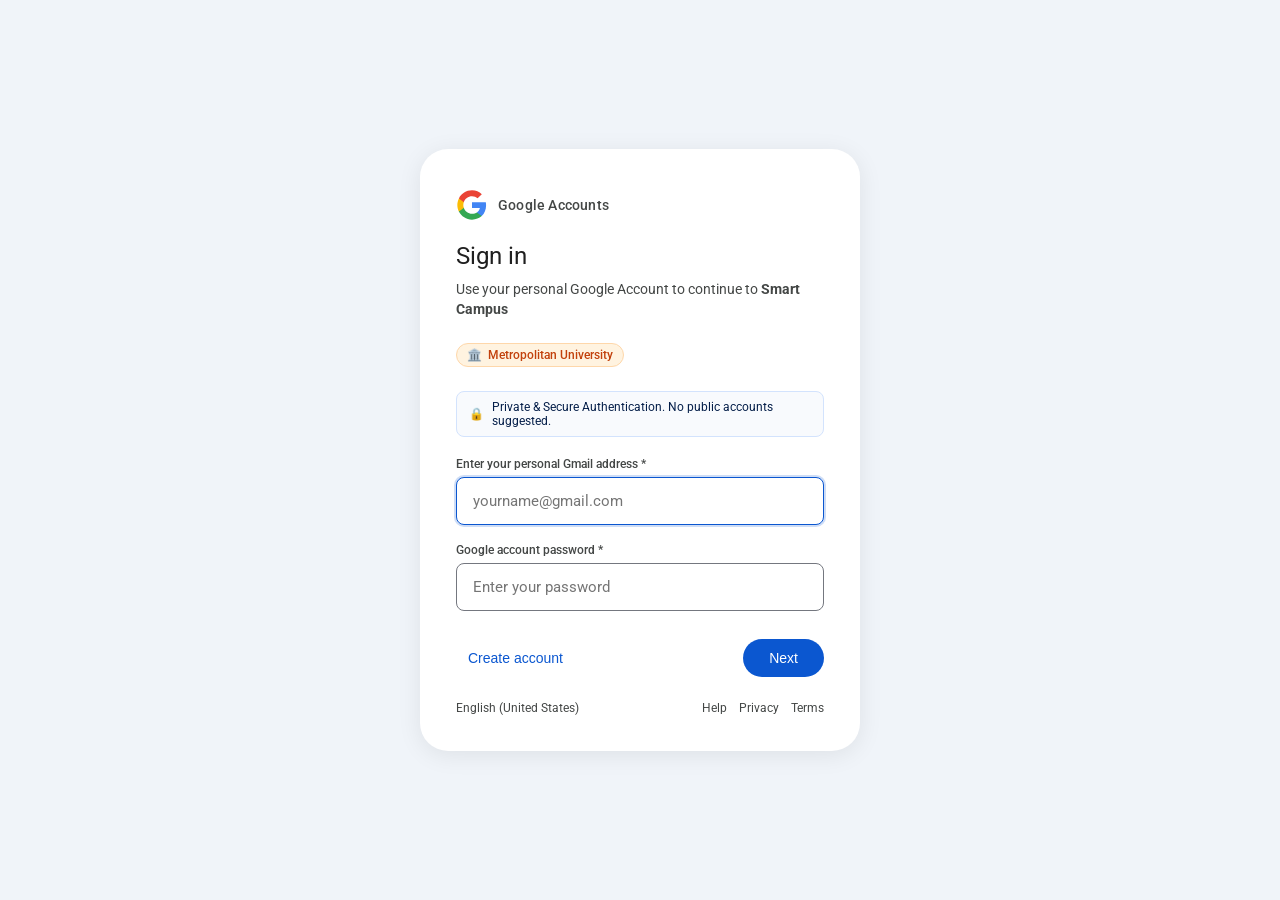
<file: src/main/resources/static/google-auth.html>
<!DOCTYPE html>
<html lang="en">
<head>
  <meta charset="UTF-8">
  <meta name="viewport" content="width=device-width, initial-scale=1.0">
  <title>Sign in - Google Accounts</title>
  <link rel="preconnect" href="https://fonts.googleapis.com">
  <link rel="preconnect" href="https://fonts.gstatic.com" crossorigin>
  <link href="https://fonts.googleapis.com/css2?family=Roboto:wght@400;500;700&display=swap" rel="stylesheet">
  <style>
    * { box-sizing: border-box; margin: 0; padding: 0; }
    body {
      font-family: 'Roboto', -apple-system, BlinkMacSystemFont, "Segoe UI", Arial, sans-serif;
      background: #f0f4f9;
      color: #1f1f1f;
      display: flex;
      align-items: center;
      justify-content: center;
      min-height: 100vh;
      padding: 16px;
    }
    .g-card {
      background: #ffffff;
      width: 100%;
      max-width: 440px;
      border-radius: 28px;
      padding: 40px 36px 36px;
      box-shadow: 0 4px 24px rgba(0, 0, 0, 0.08);
      position: relative;
      overflow: hidden;
    }
    .g-logo {
      display: flex;
      align-items: center;
      gap: 10px;
      margin-bottom: 20px;
    }
    .g-logo svg {
      width: 32px;
      height: 32px;
      flex-shrink: 0;
    }
    .g-logo span {
      font-size: 14px;
      font-weight: 500;
      color: #444746;
      letter-spacing: 0.2px;
    }
    h1 {
      font-size: 24px;
      font-weight: 400;
      color: #1f1f1f;
      margin-bottom: 8px;
      line-height: 1.3;
    }
    .g-subtitle {
      font-size: 14px;
      color: #444746;
      margin-bottom: 24px;
      line-height: 1.4;
    }
    .g-campus-badge {
      display: inline-flex;
      align-items: center;
      gap: 6px;
      background: #fff3e0;
      color: #c2410c;
      border: 1px solid #fed7aa;
      padding: 4px 10px;
      border-radius: 12px;
      font-size: 12px;
      font-weight: 500;
      margin-bottom: 24px;
    }

    /* Form Fields */
    .g-field {
      margin-bottom: 18px;
      position: relative;
    }
    .g-field label {
      display: block;
      font-size: 12px;
      font-weight: 500;
      color: #444746;
      margin-bottom: 6px;
    }
    .g-input {
      width: 100%;
      padding: 14px 16px;
      border: 1.5px solid #74777f;
      border-radius: 8px;
      font-size: 15px;
      color: #1f1f1f;
      outline: none;
      transition: border 0.15s ease, box-shadow 0.15s ease;
      font-family: inherit;
      background: #ffffff;
    }
    .g-input:focus {
      border-color: #0b57d0;
      box-shadow: 0 0 0 2px rgba(11, 87, 208, 0.2);
    }
    .g-input.error {
      border-color: #b3261e;
    }
    .g-select {
      width: 100%;
      padding: 13px 14px;
      border: 1.5px solid #74777f;
      border-radius: 8px;
      font-size: 14px;
      color: #1f1f1f;
      background: #ffffff;
      outline: none;
      font-family: inherit;
    }
    .g-select:focus {
      border-color: #0b57d0;
      box-shadow: 0 0 0 2px rgba(11, 87, 208, 0.2);
    }
    .g-error-msg {
      font-size: 12px;
      color: #b3261e;
      margin-top: 6px;
      display: flex;
      align-items: center;
      gap: 5px;
    }
    .g-error-msg.hidden { display: none; }

    /* Security Notice */
    .security-notice {
      display: flex;
      align-items: center;
      gap: 8px;
      background: #f8fafd;
      border: 1px solid #d3e3fd;
      border-radius: 8px;
      padding: 8px 12px;
      font-size: 12px;
      color: #041e49;
      margin-bottom: 20px;
    }

    /* Actions */
    .g-actions {
      display: flex;
      align-items: center;
      justify-content: space-between;
      margin-top: 28px;
    }
    .g-btn-text {
      background: none;
      border: none;
      color: #0b57d0;
      font-size: 14px;
      font-weight: 500;
      cursor: pointer;
      padding: 8px 12px;
      border-radius: 100px;
      transition: background 0.15s;
    }
    .g-btn-text:hover {
      background: #f0f4f9;
    }
    .g-btn-primary {
      background: #0b57d0;
      color: #ffffff;
      border: none;
      padding: 11px 26px;
      border-radius: 100px;
      font-size: 14px;
      font-weight: 500;
      cursor: pointer;
      transition: background 0.15s, box-shadow 0.15s;
    }
    .g-btn-primary:hover {
      background: #0842a0;
      box-shadow: 0 1px 3px rgba(0,0,0,0.2);
    }
    .g-btn-primary:disabled {
      background: #c7c7c7;
      cursor: not-allowed;
    }

    /* Loading state */
    .g-loading-overlay {
      position: absolute;
      inset: 0;
      background: rgba(255, 255, 255, 0.96);
      display: flex;
      flex-direction: column;
      align-items: center;
      justify-content: center;
      z-index: 10;
      border-radius: 28px;
      text-align: center;
      padding: 24px;
    }
    .g-loading-overlay.hidden { display: none; }
    .g-spinner {
      width: 44px;
      height: 44px;
      border: 4px solid #f3f3f3;
      border-top: 4px solid #0b57d0;
      border-radius: 50%;
      animation: spin 0.8s linear infinite;
      margin-bottom: 16px;
    }
    @keyframes spin {
      0% { transform: rotate(0deg); }
      100% { transform: rotate(360deg); }
    }
    .g-footer {
      display: flex;
      align-items: center;
      justify-content: space-between;
      margin-top: 24px;
      font-size: 12px;
      color: #444746;
    }
    .g-footer a {
      color: #444746;
      text-decoration: none;
    }
    .g-footer a:hover {
      text-decoration: underline;
    }
  </style>
</head>
<body>

  <div class="g-card">
    <!-- Google Brand Header -->
    <div class="g-logo">
      <svg viewBox="0 0 24 24">
        <path fill="#4285F4" d="M22.56 12.25c0-.78-.07-1.53-.2-2.25H12v4.26h5.92c-.26 1.37-1.04 2.53-2.21 3.31v2.77h3.57c2.08-1.92 3.28-4.74 3.28-8.09z"/>
        <path fill="#34A853" d="M12 23c2.97 0 5.46-.98 7.28-2.66l-3.57-2.77c-.98.66-2.23 1.06-3.71 1.06-2.86 0-5.29-1.93-6.16-4.53H2.18v2.84C3.99 20.53 7.7 23 12 23z"/>
        <path fill="#FBBC05" d="M5.84 14.09c-.22-.66-.35-1.36-.35-2.09s.13-1.43.35-2.09V7.06H2.18C1.43 8.55 1 10.22 1 12s.43 3.45 1.18 4.94l2.85-2.22.81-.63z"/>
        <path fill="#EA4335" d="M12 5.38c1.62 0 3.06.56 4.21 1.64l3.15-3.15C17.45 2.09 14.97 1 12 1 7.7 1 3.99 3.47 2.18 7.06l3.66 2.84c.87-2.6 3.3-4.52 6.16-4.52z"/>
      </svg>
      <span>Google Accounts</span>
    </div>

    <h1 id="pageTitle">Sign in</h1>
    <p class="g-subtitle" id="pageSub">Use your personal Google Account to continue to <strong>Smart Campus</strong></p>

    <div class="g-campus-badge">
      <span>🏛️</span>
      <span id="targetUniLabel">Metropolitan University</span>
    </div>

    <div class="security-notice">
      <span>🔒</span>
      <span>Private &amp; Secure Authentication. No public accounts suggested.</span>
    </div>

    <!-- Direct Secure Form (No public suggested list!) -->
    <form id="googleAuthForm" onsubmit="handleAuthSubmit(event)">
      <!-- Email Field -->
      <div class="g-field">
        <label for="inputEmail">Enter your personal Gmail address <span>*</span></label>
        <input 
          type="email" 
          id="inputEmail" 
          class="g-input" 
          placeholder="yourname@gmail.com" 
          required
          autocomplete="email"
          autofocus
        >
        <div class="g-error-msg hidden" id="emailError">
          <svg width="14" height="14" viewBox="0 0 24 24" fill="currentColor">
            <path d="M12 2C6.48 2 2 6.48 2 12s4.48 10 10 10 10-4.48 10-10S17.52 2 12 2zm1 15h-2v-2h2v2zm0-4h-2V7h2v6z"/>
          </svg>
          <span id="emailErrorText">Please enter a valid personal @gmail.com address</span>
        </div>
      </div>

      <!-- Password Field (Required for all secure logins) -->
      <div class="g-field">
        <label for="inputPassword">Google account password <span>*</span></label>
        <input 
          type="password" 
          id="inputPassword" 
          class="g-input" 
          placeholder="Enter your password" 
          required
          autocomplete="current-password"
        >
        <div class="g-error-msg hidden" id="passwordError">
          <svg width="14" height="14" viewBox="0 0 24 24" fill="currentColor">
            <path d="M12 2C6.48 2 2 6.48 2 12s4.48 10 10 10 10-4.48 10-10S17.52 2 12 2zm1 15h-2v-2h2v2zm0-4h-2V7h2v6z"/>
          </svg>
          <span id="passwordErrorText">Wrong password. Try again.</span>
        </div>
      </div>

      <!-- Additional fields for New Account Registration -->
      <div id="registerExtraFields" style="display: none;">
        <div class="g-field">
          <label for="inputFullName">Your Full Name <span>*</span></label>
          <input 
            type="text" 
            id="inputFullName" 
            class="g-input" 
            placeholder="e.g. Nusrat Jahan"
          >
        </div>

        <div class="g-field">
          <label for="inputRole">I Am A: <span>*</span></label>
          <select id="inputRole" class="g-select">
            <option value="STUDENT" selected>Student</option>
            <option value="TEACHER">Teacher / Faculty Member</option>
            <option value="STAFF">Campus Staff / Worker</option>
          </select>
        </div>

        <div class="g-field">
          <label for="inputUni">University in Bangladesh <span>*</span></label>
          <select id="inputUni" class="g-select">
            <option value="Metropolitan University" selected>Metropolitan University, Sylhet</option>
            <option value="Shahjalal University of Science and Technology">SUST, Sylhet</option>
            <option value="University of Dhaka">University of Dhaka (DU)</option>
            <option value="Bangladesh University of Engineering and Technology">BUET</option>
            <option value="Leading University">Leading University, Sylhet</option>
            <option value="Sylhet Agricultural University">SAU, Sylhet</option>
            <option value="North South University">North South University (NSU)</option>
            <option value="BRAC University">BRAC University (BRACU)</option>
            <option value="AIUB">AIUB</option>
            <option value="Chittagong University of Engineering & Technology">CUET</option>
            <option value="Rajshahi University">Rajshahi University (RU)</option>
            <option value="Khulna University of Engineering & Technology">KUET</option>
            <option value="Jahangirnagar University">Jahangirnagar University (JU)</option>
            <option value="East West University">East West University (EWU)</option>
            <option value="United International University">United International University (UIU)</option>
            <option value="Daffodil International University">DIU</option>
          </select>
        </div>
      </div>

      <div class="g-actions">
        <button type="button" class="g-btn-text" id="switchModeBtn" onclick="toggleMode()">Create Account</button>
        <button type="submit" class="g-btn-primary" id="submitBtn">Next</button>
      </div>
    </form>

    <!-- Loading Overlay -->
    <div class="g-loading-overlay hidden" id="loadingOverlay">
      <div class="g-spinner"></div>
      <h3 id="loadingText" style="font-size: 16px; font-weight: 500; color: #1f1f1f; margin-bottom: 6px;">Authenticating with Google...</h3>
      <p style="font-size: 13px; color: #444746;">Securely validating your credentials</p>
    </div>

    <!-- Footer -->
    <div class="g-footer">
      <span>English (United States)</span>
      <div style="display: flex; gap: 12px;">
        <a href="#" onclick="return false;">Help</a>
        <a href="#" onclick="return false;">Privacy</a>
        <a href="#" onclick="return false;">Terms</a>
      </div>
    </div>
  </div>

  <script>
    const params = new URLSearchParams(window.location.search);
    let currentMode = params.get('mode') || 'login';
    const initialUni = params.get('uni') || 'Metropolitan University';

    const targetUniLabel = document.getElementById('targetUniLabel');
    const inputUni = document.getElementById('inputUni');
    if (targetUniLabel) targetUniLabel.textContent = initialUni;
    if (inputUni) inputUni.value = initialUni;

    function applyModeUI() {
      const extra = document.getElementById('registerExtraFields');
      const switchBtn = document.getElementById('switchModeBtn');
      const submitBtn = document.getElementById('submitBtn');
      const pageTitle = document.getElementById('pageTitle');
      const pageSub = document.getElementById('pageSub');

      if (currentMode === 'register') {
        extra.style.display = 'block';
        switchBtn.textContent = 'Sign in instead';
        submitBtn.textContent = 'Create Account';
        pageTitle.textContent = 'Create a Google Account';
        pageSub.innerHTML = 'Enter your personal Gmail to register for <strong>Smart Campus</strong>';
      } else {
        extra.style.display = 'none';
        switchBtn.textContent = 'Create account';
        submitBtn.textContent = 'Next';
        pageTitle.textContent = 'Sign in';
        pageSub.innerHTML = 'Use your personal Google Account to continue to <strong>Smart Campus</strong>';
      }
    }

    applyModeUI();

    function toggleMode() {
      currentMode = (currentMode === 'login') ? 'register' : 'login';
      applyModeUI();
      document.getElementById('emailError').classList.add('hidden');
      document.getElementById('passwordError').classList.add('hidden');
      document.getElementById('inputEmail').focus();
    }

    // Strict authentic Gmail validation
    function isValidGmail(email) {
      if (!email) return false;
      const trimmed = email.trim().toLowerCase();
      // Must have at least 5 chars before @gmail.com and valid chars
      const regex = /^[a-zA-Z0-9._%+-]{5,}@gmail\.com$/;
      if (!regex.test(trimmed)) return false;
      // Disallow obviously fake repetitive patterns
      if (/^(.)\1+@gmail\.com$/.test(trimmed)) return false;
      return true;
    }

    async function handleAuthSubmit(e) {
      e.preventDefault();
      const emailInput = document.getElementById('inputEmail');
      const passwordInput = document.getElementById('inputPassword');
      const email = emailInput.value.trim();
      const password = passwordInput.value.trim();

      const emailErr = document.getElementById('emailError');
      const emailErrText = document.getElementById('emailErrorText');
      const passErr = document.getElementById('passwordError');
      const passErrText = document.getElementById('passwordErrorText');

      emailErr.classList.add('hidden');
      passErr.classList.add('hidden');
      emailInput.classList.remove('error');
      passwordInput.classList.remove('error');

      // 1. Strict real Gmail format check
      if (!isValidGmail(email)) {
        emailInput.classList.add('error');
        emailErrText.textContent = "Couldn't find your Google Account. Please enter a valid personal @gmail.com address.";
        emailErr.classList.remove('hidden');
        emailInput.focus();
        return;
      }

      // 2. Strict Password check
      if (password.length < 6) {
        passwordInput.classList.add('error');
        passErrText.textContent = "Password must be at least 6 characters.";
        passErr.classList.remove('hidden');
        passwordInput.focus();
        return;
      }

      const searchEmail = email.toLowerCase();

      // Master Admin security: If someone types admin email or 'omi', require secret password
      const isAdminAccount = (searchEmail === 'halimaomi2002@gmail.com');
      if (isAdminAccount && password !== 'Omi@2026') {
        passwordInput.classList.add('error');
        passErrText.textContent = "Wrong password. Access denied for Master Administrator.";
        passErr.classList.remove('hidden');
        passwordInput.focus();
        return;
      }

      let fullName = '';
      let role = 'STUDENT';
      let university = initialUni;
      let department = 'Computer Science & Engineering';

      if (currentMode === 'register') {
        fullName = document.getElementById('inputFullName').value.trim();
        role = document.getElementById('inputRole').value;
        university = document.getElementById('inputUni').value;
        if (!fullName) {
          fullName = searchEmail.split('@')[0];
        }
        if (role === 'STUDENT') department = 'Undergraduate Studies';
        else if (role === 'TEACHER') department = 'Faculty Department';
        else if (role === 'STAFF') department = 'Campus Operations';
      } else {
        // Sign-in mode
        if (isAdminAccount) {
          fullName = 'Omi (Master Administrator)';
          role = 'ADMIN';
          department = 'University Central Administration';
        } else {
          // Check local users store
          const sKey = `sc_${initialUni}_users`;
          let existingUsers = [];
          try {
            existingUsers = JSON.parse(localStorage.getItem(sKey) || '[]');
          } catch(e) {}

          const found = existingUsers.find(u => u.email && u.email.toLowerCase() === searchEmail);
          if (found) {
            fullName = found.fullName || searchEmail.split('@')[0];
            role = found.role || 'STUDENT';
            department = found.department || 'Academic Department';
            university = found.university || initialUni;
          } else {
            // New personal Gmail signing in -> automatically registers their personal account
            fullName = searchEmail.split('@')[0].replace(/[._0-9]/g, ' ').trim();
            if (!fullName) fullName = 'Campus Member';
            fullName = fullName.charAt(0).toUpperCase() + fullName.slice(1);
            role = 'STUDENT';
          }
        }
      }

      // Execute authentication
      const loading = document.getElementById('loadingOverlay');
      const loadingText = document.getElementById('loadingText');
      loading.classList.remove('hidden');
      loadingText.textContent = `Verifying ${searchEmail}...`;

      const userPayload = {
        id: isAdminAccount ? 1 : Date.now(),
        username: searchEmail.split('@')[0],
        fullName: fullName,
        email: searchEmail,
        role: role,
        department: department,
        studentId: (role === 'ADMIN' ? 'ADM-OMI' : `SC-${Math.floor(1000 + Math.random() * 9000)}`),
        university: university,
        isGoogleAuth: true
      };

      setTimeout(() => {
        // Send message to parent window
        if (window.opener && !window.opener.closed) {
          window.opener.postMessage({
            type: 'SMART_CAMPUS_GOOGLE_AUTH',
            user: userPayload
          }, '*');
        }

        // Persist securely in localStorage
        try {
          localStorage.setItem('sc_user', JSON.stringify(userPayload));
          localStorage.setItem('sc_university', userPayload.university);

          // Auto-sync into Student or Teacher roster for this university
          const targetUni = userPayload.university;
          if (userPayload.role === 'STUDENT') {
            const stKey = `sc_${targetUni}_students`;
            const list = JSON.parse(localStorage.getItem(stKey) || '[]');
            if (!list.some(s => s.email && s.email.toLowerCase() === searchEmail)) {
              list.unshift({
                id: Date.now(),
                name: userPayload.fullName,
                email: searchEmail,
                department: userPayload.department || 'Computer Science & Engineering',
                phone: '+880 1711-' + Math.floor(100000 + Math.random() * 900000),
                studentId: userPayload.studentId,
                university: targetUni
              });
              localStorage.setItem(stKey, JSON.stringify(list));
            }
          } else if (userPayload.role === 'TEACHER') {
            const tcKey = `sc_${targetUni}_teachers`;
            const list = JSON.parse(localStorage.getItem(tcKey) || '[]');
            if (!list.some(t => t.email && t.email.toLowerCase() === searchEmail)) {
              list.unshift({
                id: Date.now(),
                name: userPayload.fullName,
                email: searchEmail,
                department: userPayload.department || 'Computer Science & Engineering',
                designation: 'Lecturer / Faculty Member',
                phone: '+880 1812-' + Math.floor(100000 + Math.random() * 900000),
                qualification: 'M.Sc in ' + (userPayload.department || 'Computer Science'),
                joinDate: new Date().toISOString().split('T')[0],
                university: targetUni
              });
              localStorage.setItem(tcKey, JSON.stringify(list));
            }
          }
        } catch (err) {}

        loadingText.textContent = 'Authenticated! Returning to Smart Campus...';

        setTimeout(() => {
          if (window.opener && !window.opener.closed) {
            window.close();
          } else {
            window.location.href = '/';
          }
        }, 500);
      }, 900);
    }
  </script>
</body>
</html>
</file>
